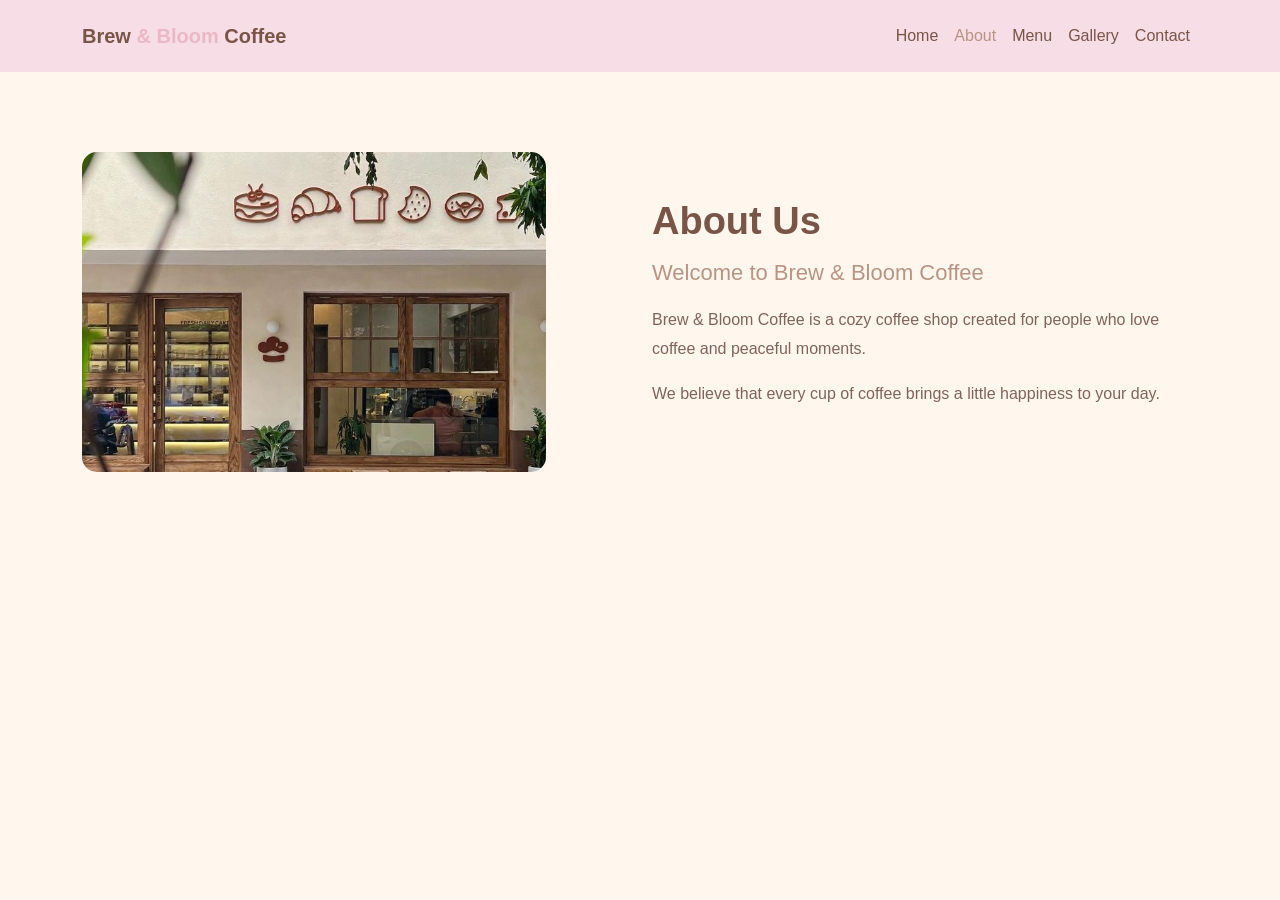
<file: about.html>
<!DOCTYPE html>
<html lang="en">
<head>
    <meta charset="UTF-8">
    <meta name="viewport" content="width=device-width, initial-scale=1.0">
    <title>About - Brew & Bloom Coffee</title>

    <!-- Bootstrap CSS -->
    <link href="https://cdn.jsdelivr.net/npm/bootstrap@5.3.8/dist/css/bootstrap.min.css" rel="stylesheet">

    <!-- Custom CSS -->
    <link rel="stylesheet" href="style.css">
</head>

<body>

    <!-- Navbar -->
    <nav class="navbar navbar-expand-lg">
        <div class="container">
            <a class="navbar-brand fw-bold" href="index.html">
                Brew <span>& Bloom</span> Coffee
            </a>

            <button class="navbar-toggler" type="button"
                data-bs-toggle="collapse" data-bs-target="#navbarNav">
                <span class="navbar-toggler-icon"></span>
            </button>

            <div class="collapse navbar-collapse" id="navbarNav">
                <ul class="navbar-nav ms-auto">
                    <li class="nav-item">
                        <a class="nav-link" href="index.html">Home</a>
                    </li>
                    <li class="nav-item">
                        <a class="nav-link active" href="about.html">About</a>
                    </li>
                    <li class="nav-item">
                        <a class="nav-link" href="menu.html">Menu</a>
                    </li>
                    <li class="nav-item">
                        <a class="nav-link" href="gallery.html">Gallery</a>
                    </li>
                    <li class="nav-item">
                        <a class="nav-link" href="contact.html">Contact</a>
                    </li>
                </ul>
            </div>
        </div>
    </nav>

    <!-- About Section -->
    <section class="about-section">
        <div class="container">
            <div class="row align-items-center">

                <div class="col-md-6">
                    <img src="images/678002918940710971.jpeg"
                        class="img-fluid about-image"
                        alt="Coffee Shop">
                </div>

                <div class="col-md-6">
                    <h1>About Us</h1>
                    <h3>Welcome to Brew & Bloom Coffee</h3>

                    <p>
                        Brew & Bloom Coffee is a cozy coffee shop
                        created for people who love coffee and
                        peaceful moments.
                    </p>

                    <p>
                        We believe that every cup of coffee brings
                        a little happiness to your day.
                    </p>
                </div>

            </div>
        </div>
    </section>

    <!-- Bootstrap JS -->
    <script src="https://cdn.jsdelivr.net/npm/bootstrap@5.3.8/dist/js/bootstrap.bundle.min.js"></script>
    <script src="script.js"></script>

</body>
</html>
</file>
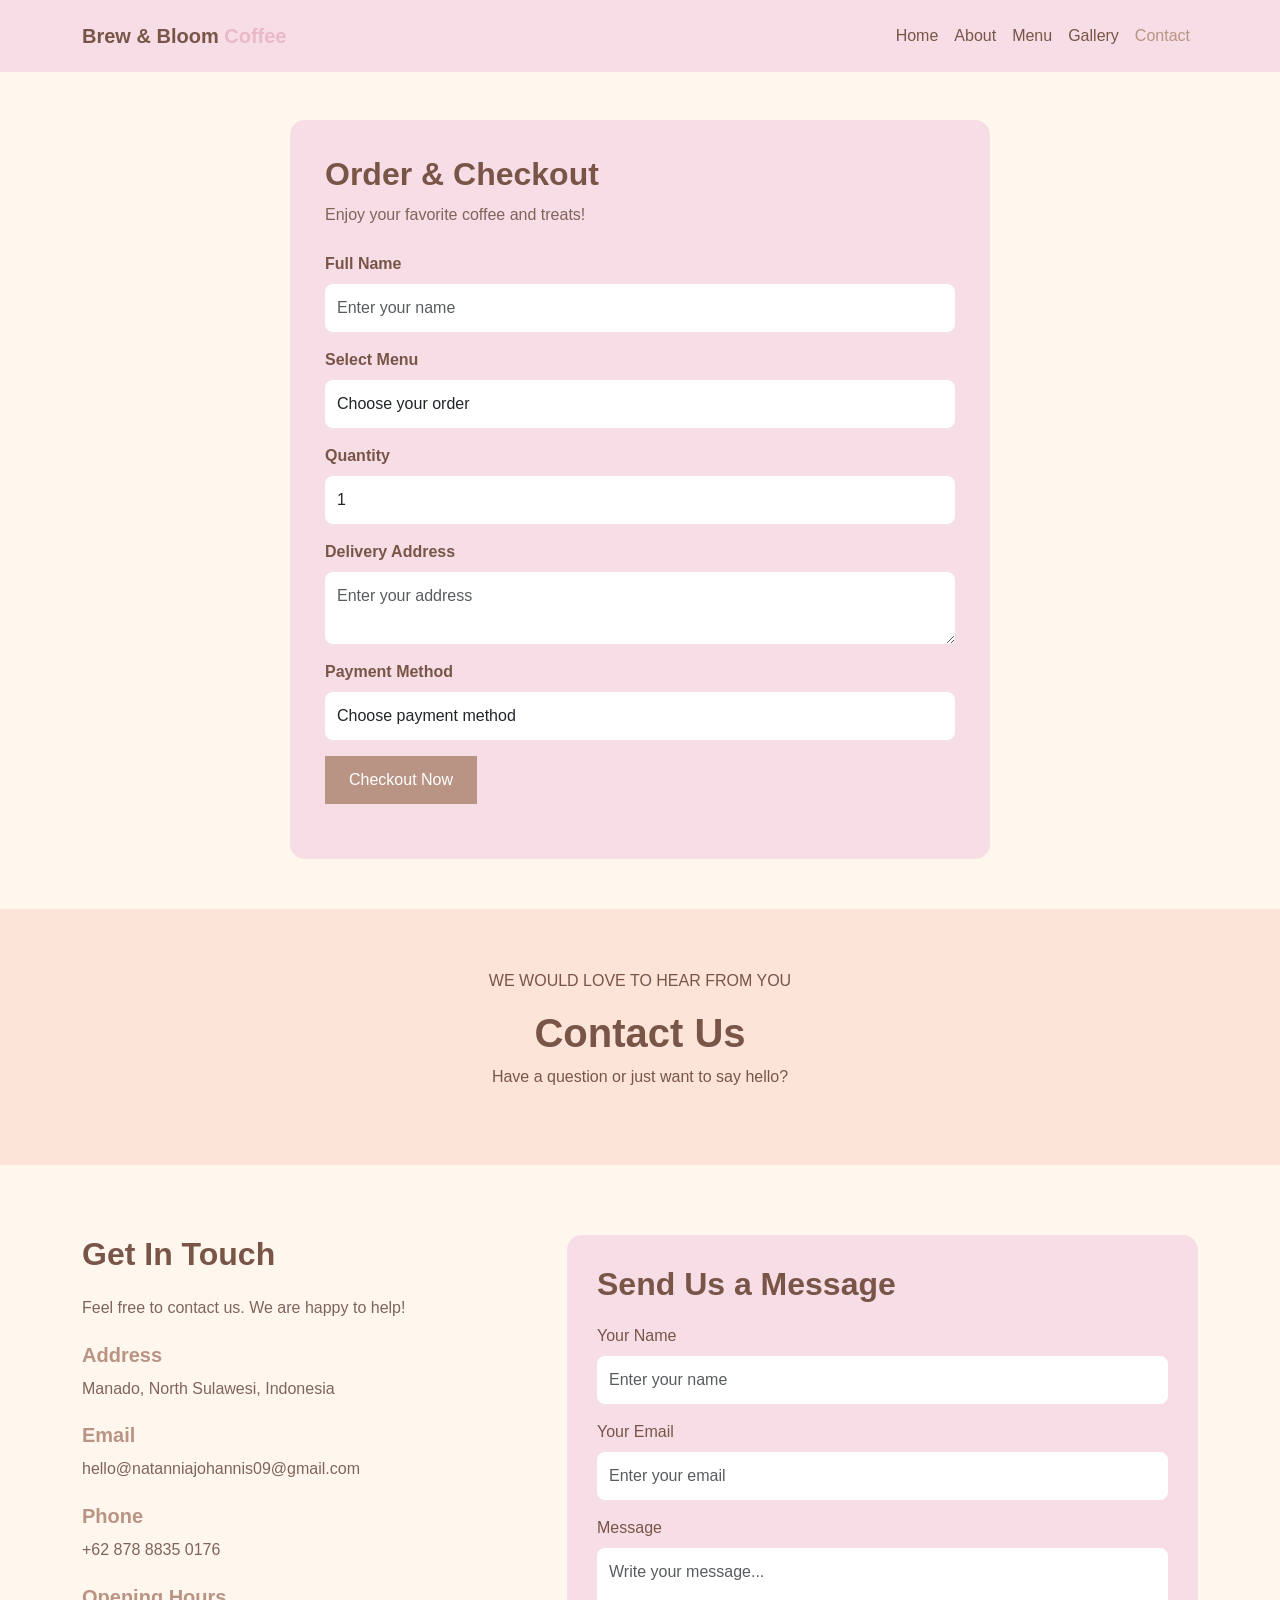
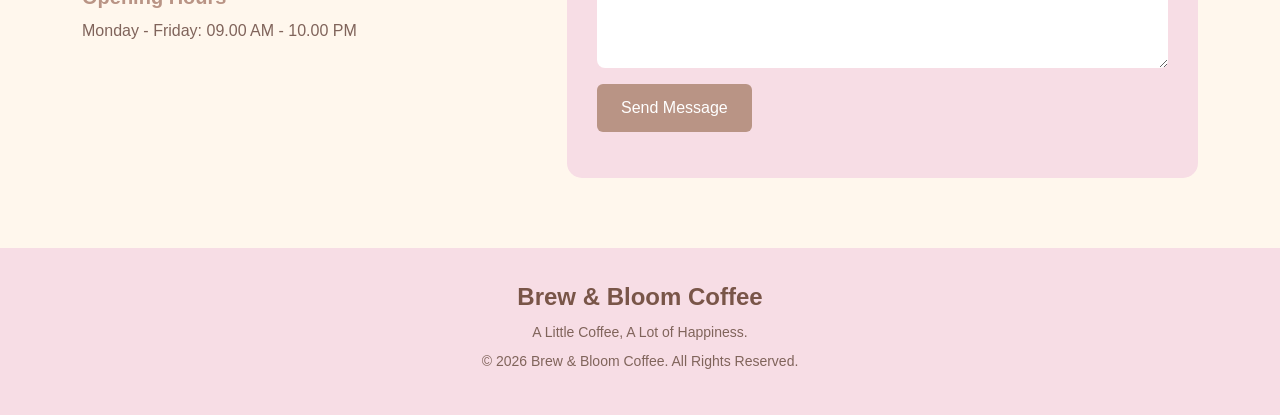
<file: contact.html>
<!DOCTYPE html>
<html lang="en">
<head>
    <meta charset="UTF-8">
    <meta name="viewport" content="width=device-width, initial-scale=1.0">
    <title>Contact - Brew & Bloom Coffee</title>

    <!-- Bootstrap CSS -->
    <link href="https://cdn.jsdelivr.net/npm/bootstrap@5.3.8/dist/css/bootstrap.min.css" rel="stylesheet">

    <!-- Custom CSS -->
    <link rel="stylesheet" href="style.css">
</head>
<body>

    <!-- Navbar -->
    <nav class="navbar navbar-expand-lg">
        <div class="container">
            <a class="navbar-brand fw-bold" href="index.html">
                Brew & Bloom <span>Coffee</span>
            </a>

            <button class="navbar-toggler" type="button"
                data-bs-toggle="collapse" data-bs-target="#navbarMenu">
                <span class="navbar-toggler-icon"></span>
            </button>

            <div class="collapse navbar-collapse" id="navbarMenu">
                <ul class="navbar-nav ms-auto">
                    <li class="nav-item">
                        <a class="nav-link" href="index.html">Home</a>
                    </li>
                    <li class="nav-item">
                        <a class="nav-link" href="about.html">About</a>
                    </li>
                    <li class="nav-item">
                        <a class="nav-link" href="menu.html">Menu</a>
                    </li>
                    <li class="nav-item">
                        <a class="nav-link" href="gallery.html">Gallery</a>
                    </li>
                    <li class="nav-item">
                        <a class="nav-link active" href="contact.html">Contact</a>
                    </li>
                </ul>
            </div>
        </div>
    </nav>


<!-- Checkout Section -->
<div class="checkout-section mt-5">
    <h2>Order & Checkout</h2>
    <p>Enjoy your favorite coffee and treats!</p>

    <form id="checkoutForm">
        <div class="mb-3">
            <label class="form-label">Full Name</label>
            <input type="text" id="customerName" class="form-control" placeholder="Enter your name" required>
        </div>

        <div class="mb-3">
            <label class="form-label">Select Menu</label>
            <select id="orderMenu" class="form-control" required>
                <option value="">Choose your order</option>
                <option value="Cappuccino">Cappuccino - Rp25.000</option>
                <option value="Cafe Latte">Cafe Latte - Rp28.000</option>
                <option value="Cafe Mocha">Cafe Mocha - Rp30.000</option>
                <option value="Matcha Latte">Matcha Latte - Rp27.000</option>
                <option value="Chocolate">Chocolate - Rp25.000</option>
                <option value="Strawberry Milk">Strawberry Milk - Rp25.000</option>
                <option value="Butter Croissant">Butter Croissant - Rp20.000</option>
                <option value="Chocolate Cake">Chocolate Cake - Rp30.000</option>
                <option value="Chicken Sandwich">Chicken Sandwich - Rp32.000</option>
            </select>
        </div>

        <div class="mb-3">
            <label class="form-label">Quantity</label>
            <input type="number" id="orderQuantity" class="form-control" min="1" value="1" required>
        </div>

        <div class="mb-3">
            <label class="form-label">Delivery Address</label>
            <textarea id="deliveryAddress" class="form-control" placeholder="Enter your address" required></textarea>
        </div>

        <div class="mb-3">
            <label class="form-label">Payment Method</label>
            <select id="paymentMethod" class="form-control" required>
                <option value="">Choose payment method</option>
                <option value="Cash">Cash</option>
                <option value="Bank Transfer">Bank Transfer</option>
                <option value="E-Wallet">E-Wallet</option>
            </select>
        </div>

        <button type="submit" class="btn-coffee">
            Checkout Now
        </button>

        <div id="checkoutMessage"></div>
    </form>
</div>


    <!-- Contact Header -->
    <section class="contact-header text-center">
        <div class="container">
            <p class="subtitle">WE WOULD LOVE TO HEAR FROM YOU</p>
            <h1>Contact Us</h1>
            <p>Have a question or just want to say hello?</p>
        </div>
    </section>

    <!-- Contact Section -->
    <section class="contact-section">
        <div class="container">
            <div class="row g-5">

                <!-- Contact Information -->
                <div class="col-md-5">
                    <h2>Get In Touch</h2>
                    <p>Feel free to contact us. We are happy to help!</p>

                    <div class="contact-info">
                        <h5>Address</h5>
                        <p>Manado, North Sulawesi, Indonesia</p>

                        <h5>Email</h5>
                        <p>hello@natanniajohannis09@gmail.com</p>

                        <h5>Phone</h5>
                        <p>+62 878 8835 0176</p>

                        <h5>Opening Hours</h5>
                        <p>Monday - Friday: 09.00 AM - 10.00 PM</p>
                    </div>
                </div>

                <!-- Contact Form -->
                <div class="col-md-7">
                    <div class="contact-form">
                        <h2>Send Us a Message</h2>

                        <form id="contactForm">
                            <div class="mb-3">
                                <label class="form-label">Your Name</label>
                                <input type="text" class="form-control" id="name" placeholder="Enter your name" required>
                            </div>

                            <div class="mb-3">
                                <label class="form-label">Your Email</label>
                                <input type="email" class="form-control" id="email" placeholder="Enter your email" required>
                            </div>

                            <div class="mb-3">
                                <label class="form-label">Message</label>
                                <textarea class="form-control" id="message" rows="4" placeholder="Write your message..." required></textarea>
                            </div>

                            <button type="submit" class="btn btn-coffee">Send Message</button>
                        </form>

                        <p id="formMessage"></p>
                    </div>
                </div>

            </div>
        </div>
    </section>

    <!-- Footer -->
    <footer class="footer text-center">
        <div class="container">
            <h4>Brew & Bloom Coffee</h4>
            <p>A Little Coffee, A Lot of Happiness.</p>
            <p>&copy; 2026 Brew & Bloom Coffee. All Rights Reserved.</p>
        </div>
    </footer>



    <!-- Bootstrap JS -->
    <script src="https://cdn.jsdelivr.net/npm/bootstrap@5.3.8/dist/js/bootstrap.bundle.min.js"></script>

    <!-- Custom JavaScript -->
    <script src="script.js"></script>

</body>
</html>
</file>
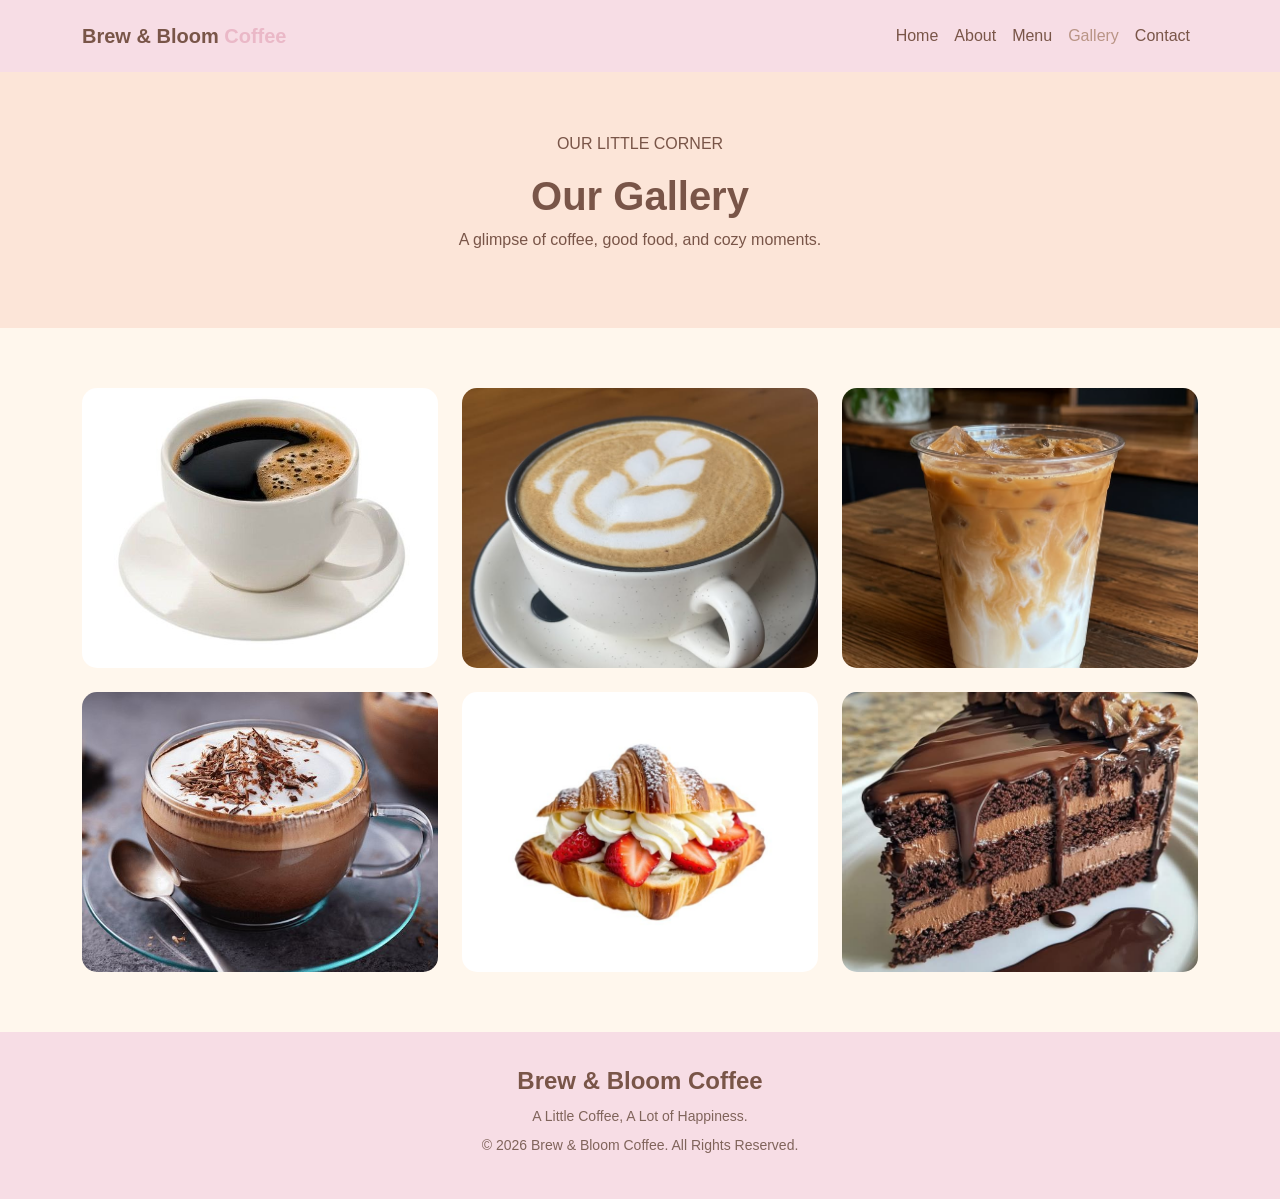
<file: gallery.html>
<!DOCTYPE html>
<html lang="en">
<head>
    <meta charset="UTF-8">
    <meta name="viewport" content="width=device-width, initial-scale=1.0">
    <title>Gallery - Brew & Bloom Coffee</title>

    <!-- Bootstrap CSS -->
    <link href="https://cdn.jsdelivr.net/npm/bootstrap@5.3.8/dist/css/bootstrap.min.css" rel="stylesheet">

    <!-- Custom CSS -->
    <link rel="stylesheet" href="style.css">
</head>
<body>

    <!-- Navbar -->
    <nav class="navbar navbar-expand-lg">
        <div class="container">
            <a class="navbar-brand fw-bold" href="index.html">
                Brew & Bloom <span>Coffee</span>
            </a>

            <button class="navbar-toggler" type="button"
                data-bs-toggle="collapse" data-bs-target="#navbarMenu">
                <span class="navbar-toggler-icon"></span>
            </button>

            <div class="collapse navbar-collapse" id="navbarMenu">
                <ul class="navbar-nav ms-auto">
                    <li class="nav-item">
                        <a class="nav-link" href="index.html">Home</a>
                    </li>
                    <li class="nav-item">
                        <a class="nav-link" href="about.html">About</a>
                    </li>
                    <li class="nav-item">
                        <a class="nav-link" href="menu.html">Menu</a>
                    </li>
                    <li class="nav-item">
                        <a class="nav-link active" href="gallery.html">Gallery</a>
                    </li>
                    <li class="nav-item">
                        <a class="nav-link" href="contact.html">Contact</a>
                    </li>
                </ul>
            </div>
        </div>
    </nav>

    <!-- Gallery Header -->
    <section class="gallery-header text-center">
        <div class="container">
            <p class="subtitle">OUR LITTLE CORNER</p>
            <h1>Our Gallery</h1>
            <p>A glimpse of coffee, good food, and cozy moments.</p>
        </div>
    </section>

    <!-- Gallery Images -->
    <section class="gallery-section">
        <div class="container">
            <div class="row g-4">

                <div class="col-md-4">
                    <img src="images/kopi.jpeg" class="img-fluid gallery-image" alt="Coffee">
                </div>

                <div class="col-md-4">
                    <img src="images/Cappuccino.jpeg" class="img-fluid gallery-image" alt="Cappuccino">
                </div>

                <div class="col-md-4">
                    <img src="images/1136314549758412623.jpeg" class="img-fluid gallery-image" alt="Cafe Latte">
                </div>

                <div class="col-md-4">
                    <img src="images/Mocha recipe.jpeg" class="img-fluid gallery-image" alt="Cafe Mocha">
                </div>

                <div class="col-md-4">
                    <img src="images/crosang.jpeg" class="img-fluid gallery-image" alt="Croissant">
                </div>

                <div class="col-md-4">
                    <img src="images/coklat.keik.jpeg" class="img-fluid gallery-image" alt="Chocolate Cake">
                </div>

            </div>
        </div>
    </section>

    <!-- Footer -->
    <footer class="footer text-center">
        <div class="container">
            <h4>Brew & Bloom Coffee</h4>
            <p>A Little Coffee, A Lot of Happiness.</p>
            <p>&copy; 2026 Brew & Bloom Coffee. All Rights Reserved.</p>
        </div>
    </footer>

    <!-- Bootstrap JS -->
    <script src="https://cdn.jsdelivr.net/npm/bootstrap@5.3.8/dist/js/bootstrap.bundle.min.js"></script>

    <!-- Custom JavaScript -->
    <script src="script.js"></script>

</body>
</html>
</file>
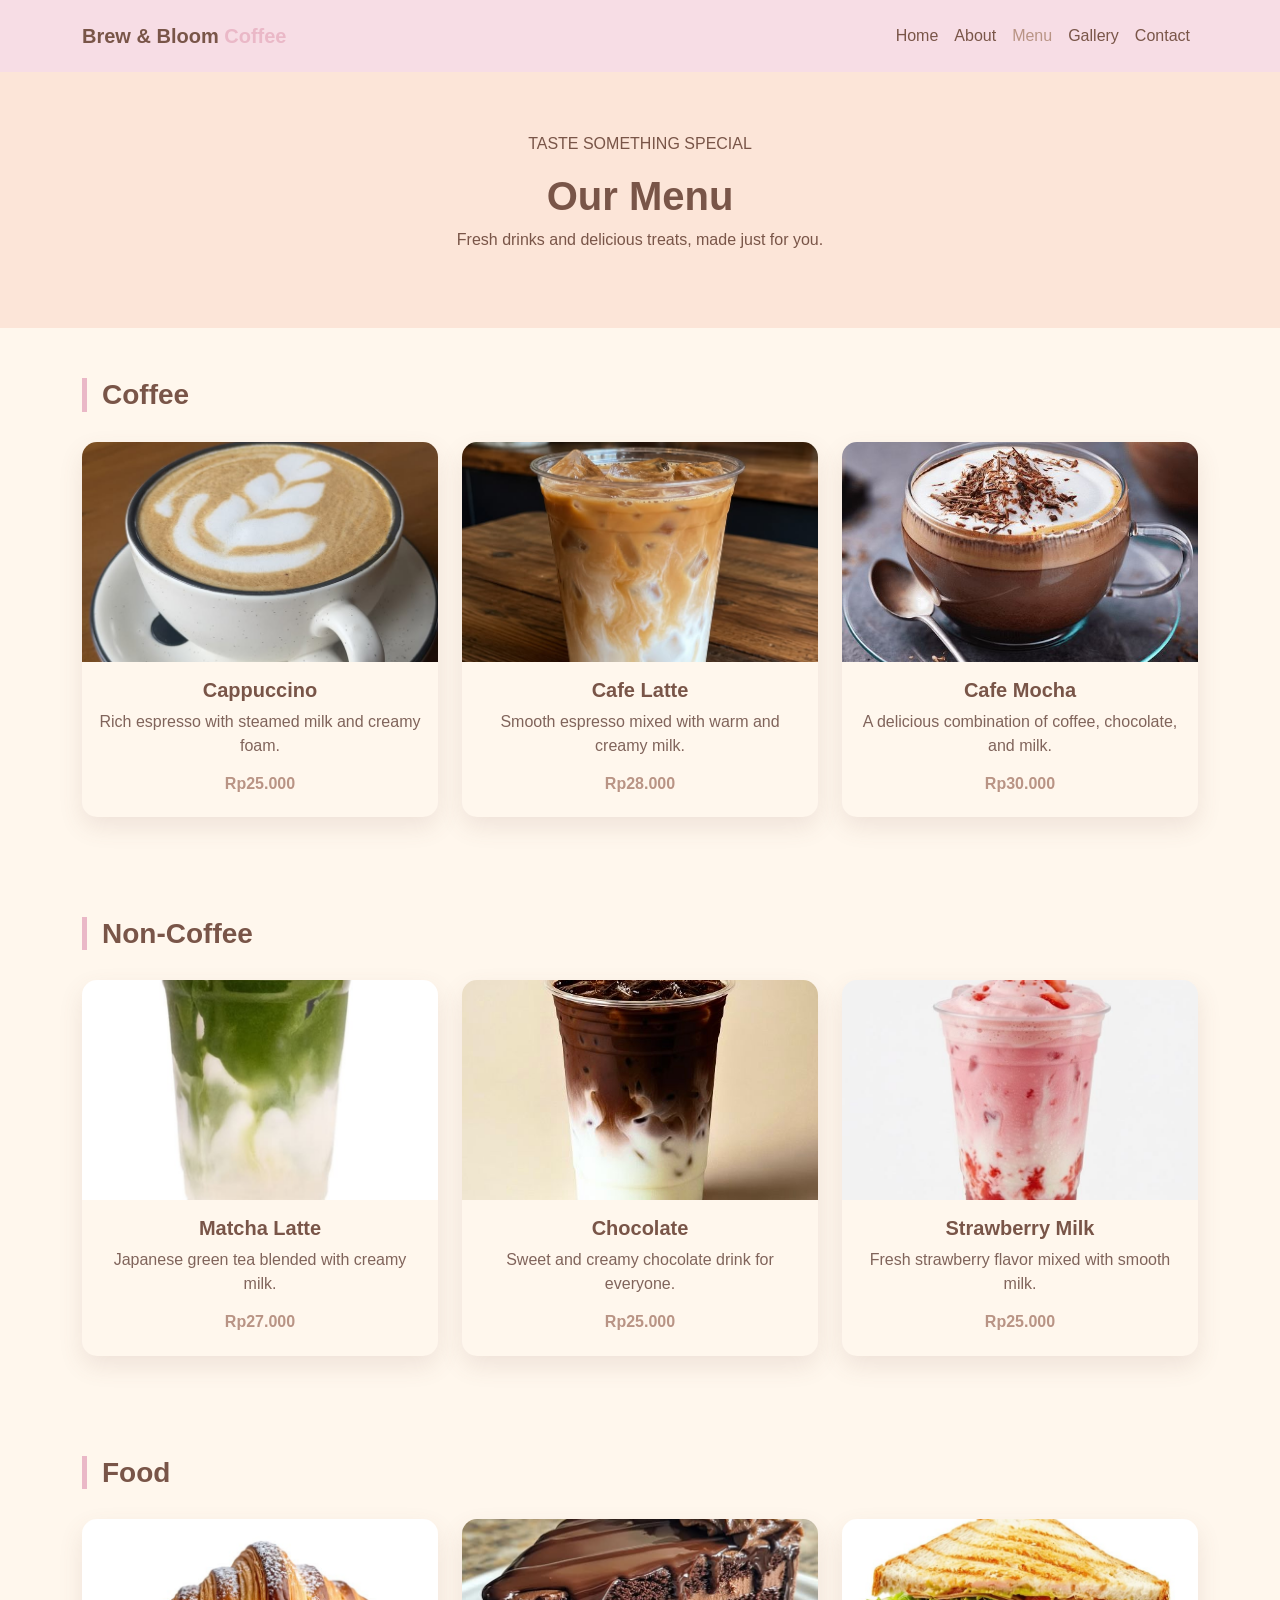
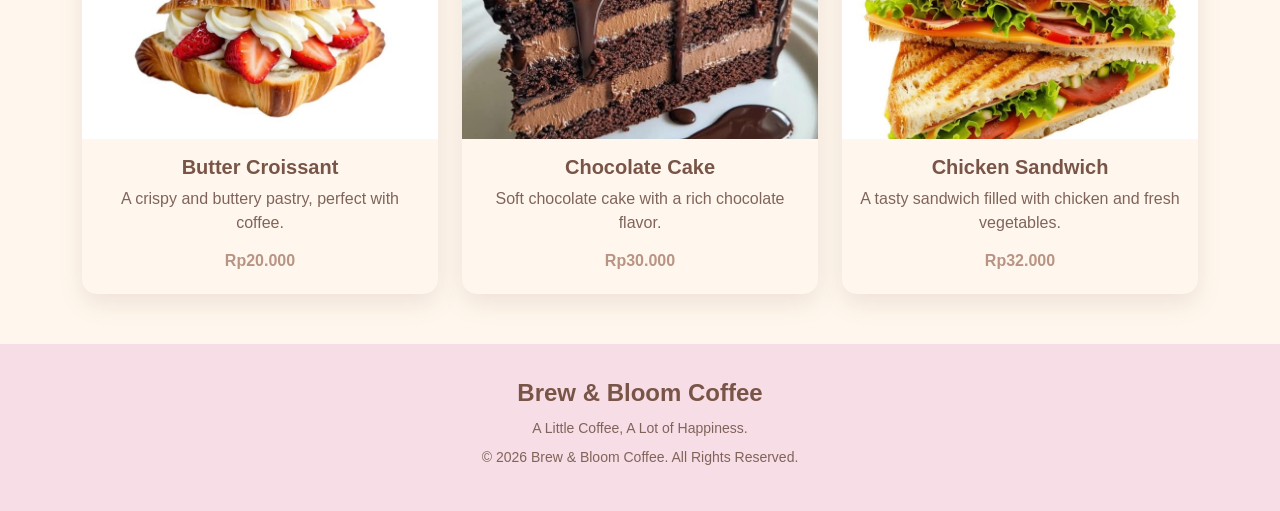
<file: menu.html>
<!DOCTYPE html>
<html lang="en">
<head>
    <meta charset="UTF-8">
    <meta name="viewport" content="width=device-width, initial-scale=1.0">
    <title>Our Menu - Brew & Bloom Coffee</title>

    <!-- Bootstrap CSS -->
    <link href="https://cdn.jsdelivr.net/npm/bootstrap@5.3.8/dist/css/bootstrap.min.css" rel="stylesheet">

    <!-- Custom CSS -->
    <link rel="stylesheet" href="style.css">
</head>
<body>

    <!-- Navbar -->
    <nav class="navbar navbar-expand-lg">
        <div class="container">
            <a class="navbar-brand fw-bold" href="index.html">
                Brew & Bloom <span>Coffee</span>
            </a>

            <button class="navbar-toggler" type="button"
                data-bs-toggle="collapse" data-bs-target="#navbarMenu">
                <span class="navbar-toggler-icon"></span>
            </button>

            <div class="collapse navbar-collapse" id="navbarMenu">
                <ul class="navbar-nav ms-auto">
                    <li class="nav-item">
                        <a class="nav-link" href="index.html">Home</a>
                    </li>
                    <li class="nav-item">
                        <a class="nav-link" href="about.html">About</a>
                    </li>
                    <li class="nav-item">
                        <a class="nav-link active" href="menu.html">Menu</a>
                    </li>
                    <li class="nav-item">
                        <a class="nav-link" href="gallery.html">Gallery</a>
                    </li>
                    <li class="nav-item">
                        <a class="nav-link" href="contact.html">Contact</a>
                    </li>
                </ul>
            </div>
        </div>
    </nav>

    <!-- Menu Header -->
    <section class="menu-header text-center">
        <div class="container">
            <p class="subtitle">TASTE SOMETHING SPECIAL</p>
            <h1>Our Menu</h1>
            <p>Fresh drinks and delicious treats, made just for you.</p>
        </div>
    </section>

    <!-- Coffee Section -->
    <section class="menu-section">
        <div class="container">
            <h2 class="category-title">Coffee</h2>

            <div class="row row-cols-1 row-cols-md-3 g-4">

                <div class="col">
                    <div class="card menu-card h-100">
                        <img src="images/Cappuccino.jpeg" class="card-img-top" alt="Cappuccino">
                        <div class="card-body text-center">
                            <h5 class="card-title">Cappuccino</h5>
                            <p class="card-text">Rich espresso with steamed milk and creamy foam.</p>
                            <h6>Rp25.000</h6>
                        </div>
                    </div>
                </div>

                <div class="col">
                    <div class="card menu-card h-100">
                        <img src="images/1136314549758412623.jpeg" class="card-img-top" alt="Cafe Latte">
                        <div class="card-body text-center">
                            <h5 class="card-title">Cafe Latte</h5>
                            <p class="card-text">Smooth espresso mixed with warm and creamy milk.</p>
                            <h6>Rp28.000</h6>
                        </div>
                    </div>
                </div>

                <div class="col">
                    <div class="card menu-card h-100">
                        <img src="images/Mocha recipe.jpeg" class="card-img-top" alt="Cafe Mocha">
                        <div class="card-body text-center">
                            <h5 class="card-title">Cafe Mocha</h5>
                            <p class="card-text">A delicious combination of coffee, chocolate, and milk.</p>
                            <h6>Rp30.000</h6>
                        </div>
                    </div>
                </div>

            </div>
        </div>
    </section>

    <!-- Non-Coffee Section -->
    <section class="menu-section">
        <div class="container">
            <h2 class="category-title">Non-Coffee</h2>

            <div class="row row-cols-1 row-cols-md-3 g-4">

                <div class="col">
                    <div class="card menu-card h-100">
                        <img src="images/matcha.jpeg" class="card-img-top" alt="Matcha Latte">
                        <div class="card-body text-center">
                            <h5 class="card-title">Matcha Latte</h5>
                            <p class="card-text">Japanese green tea blended with creamy milk.</p>
                            <h6>Rp27.000</h6>
                        </div>
                    </div>
                </div>

                <div class="col">
                    <div class="card menu-card h-100">
                        <img src="images/coklat.jpeg" class="card-img-top" alt="Chocolate">
                        <div class="card-body text-center">
                            <h5 class="card-title">Chocolate</h5>
                            <p class="card-text">Sweet and creamy chocolate drink for everyone.</p>
                            <h6>Rp25.000</h6>
                        </div>
                    </div>
                </div>

                <div class="col">
                    <div class="card menu-card h-100">
                        <img src="images/strawberry.jpeg" class="card-img-top" alt="Strawberry Milk">
                        <div class="card-body text-center">
                            <h5 class="card-title">Strawberry Milk</h5>
                            <p class="card-text">Fresh strawberry flavor mixed with smooth milk.</p>
                            <h6>Rp25.000</h6>
                        </div>
                    </div>
                </div>

            </div>
        </div>
    </section>

    <!-- Food Section -->
    <section class="menu-section">
        <div class="container">
            <h2 class="category-title">Food</h2>

            <div class="row row-cols-1 row-cols-md-3 g-4">

                <div class="col">
                    <div class="card menu-card h-100">
                        <img src="images/crosang.jpeg" class="card-img-top" alt="Butter Croissant">
                        <div class="card-body text-center">
                            <h5 class="card-title">Butter Croissant</h5>
                            <p class="card-text">A crispy and buttery pastry, perfect with coffee.</p>
                            <h6>Rp20.000</h6>
                        </div>
                    </div>
                </div>

                <div class="col">
                    <div class="card menu-card h-100">
                        <img src="images/coklat.keik.jpeg" class="card-img-top" alt="Chocolate Cake">
                        <div class="card-body text-center">
                            <h5 class="card-title">Chocolate Cake</h5>
                            <p class="card-text">Soft chocolate cake with a rich chocolate flavor.</p>
                            <h6>Rp30.000</h6>
                        </div>
                    </div>
                </div>

                <div class="col">
                    <div class="card menu-card h-100">
                        <img src="images/sendwich.jpeg" class="card-img-top" alt="Chicken Sandwich">
                        <div class="card-body text-center">
                            <h5 class="card-title">Chicken Sandwich</h5>
                            <p class="card-text">A tasty sandwich filled with chicken and fresh vegetables.</p>
                            <h6>Rp32.000</h6>
                        </div>
                    </div>
                </div>

            </div>
        </div>
    </section>

    <!-- Footer -->
    <footer class="footer text-center">
        <div class="container">
            <h4>Brew & Bloom Coffee</h4>
            <p>A Little Coffee, A Lot of Happiness.</p>
            <p>&copy; 2026 Brew & Bloom Coffee. All Rights Reserved.</p>
        </div>
    </footer>

    <!-- Bootstrap JS -->
    <script src="https://cdn.jsdelivr.net/npm/bootstrap@5.3.8/dist/js/bootstrap.bundle.min.js"></script>

    <!-- Custom JavaScript -->
    <script src="script.js"></script>

</body>
</html>
</file>
<file: style.css>
body {
    background-color: #FFF7ED;
    color: #795548;
    font-family: Arial, sans-serif;
}

.navbar {
    background-color: #F7DDE5 !important;
    min-height: 72px;
}

.navbar-brand,
.navbar-brand:hover {
    color: #795548;
}

.navbar-brand span {
    color: #EAB8C7;
}

.nav-link {
    color: #795548 !important;
}

.nav-link.active,
.nav-link:hover {
    color: #B99485 !important;
}

.hero {
    min-height: calc(100vh - 72px);
    display: flex;
    align-items: center;
    background: linear-gradient(
        135deg,
        #FFF7ED,
        #FCE5D8,
        #F7DDE5
    );
    padding: 70px 0;
}

.hero .subtitle {
    color: #B99485;
    font-weight: 700;
    letter-spacing: 2px;
}

.hero h1 {
    color: #795548;
    font-size: clamp(2.5rem, 6vw, 5rem);
    font-weight: 700;
    line-height: 1.1;
    margin-bottom: 24px;
}

.hero h1 span {
    color: #EAB8C7;
}

.hero .description {
    max-width: 520px;
    margin-bottom: 28px;
    line-height: 1.7;
}

.coffee-image {
    width: 100%;
    max-height: 520px;
    object-fit: cover;
    border-radius: 30px;
    box-shadow: 0 20px 40px rgba(121, 85, 72, 0.18);
}

.btn-coffee {
    background-color: #B99485;
    color: white;
    padding: 12px 24px;
    border: 0;
}

.btn-coffee:hover,
.btn-coffee:focus {
    background-color: #795548;
    color: white;
}

@media (max-width: 767.98px) {
    .hero {
        text-align: center;
        padding: 50px 0;
    }

    .hero .description {
        margin-left: auto;
        margin-right: auto;
    }

    .coffee-image {
        margin-top: 40px;
    }
}

/* Why Choose Us */
.why-choose {
    background-color: #FFF7ED;
    padding: 70px 0;
}

.why-choose h2 {
    color: #795548;
    font-size: 32px;
    font-weight: bold;
}

.why-choose p {
    color: #80645B;
}

.coffee-card {
    background-color: #F7DDE5;
    border: none;
    border-radius: 15px;
    padding: 20px;
    transition: 0.3s;
}

.coffee-card:hover {
    background-color: #FCE5D8;
    transform: translateY(-5px);
}

.coffee-card h5 {
    color: #795548;
    font-weight: bold;
}

.coffee-card .card-text {
    color: #80645B;
    line-height: 1.7;
}

.popular-menu {
    padding: 70px 0;
}

.popular-menu h2 {
    color: #795548;
    font-weight: bold;
}

.menu-card {
    border: none;
    overflow: hidden;
    border-radius: 15px;
    box-shadow: 0 10px 25px rgba(121, 85, 72, 0.12);
}

.menu-card .card-img-top {
    height: 220px;
    object-fit: cover;
}


/* Popular Menu */
.popular-menu {
    background-color: #FCE5D8;
    padding: 70px 0;
}

.popular-menu h2 {
    color: #795548;
    font-size: 32px;
    font-weight: bold;
}

.popular-menu p {
    color: #80645B;
}

.menu-card {
    background-color: #FFF7ED;
    border: none;
    border-radius: 15px;
    overflow: hidden;
    transition: 0.3s;
}

.menu-card:hover {
    transform: translateY(-5px);
}

.menu-card img {
    height: 220px;
    object-fit: cover;
}

.menu-card h5 {
    color: #795548;
    font-weight: bold;
}

.menu-card h6 {
    color: #B99485;
    font-weight: bold;
}

.menu-card .card-text {
    color: #80645B;
}

/* Footer */
.footer {
    background-color: #F7DDE5;
    color: #795548;
    padding: 35px 0;
}

.footer h4 {
    font-weight: bold;
    margin-bottom: 10px;
}

.footer p {
    color: #80645B;
    font-size: 14px;
    margin-bottom: 8px;
}
.about-image {
    width: 85%;
    height: 320px;
    object-fit: cover;
    border-radius: 15px;
}

/* About Section */
.about-section {
    background-color: #FFF7ED;
    padding: 80px 0;
    min-height: 500px;
}

.about-section h1 {
    color: #795548;
    font-size: 38px;
    font-weight: bold;
    margin-bottom: 15px;
}

.about-section h3 {
    color: #B99485;
    font-size: 22px;
    margin-bottom: 20px;
}

.about-section p {
    color: #80645B;
    font-size: 16px;
    line-height: 1.8;
}

.about-image {
    width: 85%;
    height: 320px;
    object-fit: cover;
    border-radius: 15px;
}

.menu-header {
    background-color: #FCE5D8;
    padding: 60px 0;
}

.menu-header h1 {
    color: #795548;
    font-size: 40px;
    font-weight: bold;
}

.menu-section {
    background-color: #FFF7ED;
    padding: 50px 0;
}

.category-title {
    color: #795548;
    font-size: 28px;
    font-weight: bold;
    margin-bottom: 30px;
    border-left: 5px solid #EAB8C7;
    padding-left: 15px;
}

.gallery-header {
    background-color: #FCE5D8;
    padding: 60px 0;
}

.gallery-header h1 {
    color: #795548;
    font-size: 40px;
    font-weight: bold;
}

.gallery-section {
    background-color: #FFF7ED;
    padding: 60px 0;
}

.gallery-image {
    width: 100%;
    height: 280px;
    object-fit: cover;
    border-radius: 15px;
    transition: 0.3s;
}

.gallery-image:hover {
    transform: scale(1.03);
}

.contact-header {
    background-color: #FCE5D8;
    padding: 60px 0;
}

.contact-header h1 {
    color: #795548;
    font-size: 40px;
    font-weight: bold;
}

.contact-section {
    background-color: #FFF7ED;
    padding: 70px 0;
}

.contact-section h2 {
    color: #795548;
    font-weight: bold;
    margin-bottom: 20px;
}

.contact-section p {
    color: #80645B;
    line-height: 1.8;
}

.contact-info h5 {
    color: #B99485;
    font-weight: bold;
    margin-top: 20px;
}

.contact-form {
    background-color: #F7DDE5;
    padding: 30px;
    border-radius: 15px;
}

.contact-form .form-control {
    border: none;
    border-radius: 8px;
    padding: 12px;
}

#formMessage {
    margin-top: 15px;
    font-weight: bold;
}

/* Checkout Section */
.checkout-section {
    background-color: #F7DDE5;
    padding: 35px;
    border-radius: 15px;
    max-width: 700px;
    margin: 50px auto;
}

.checkout-section h2 {
    color: #795548;
    font-weight: bold;
    margin-bottom: 10px;
}

.checkout-section p {
    color: #80645B;
    margin-bottom: 25px;
}

.checkout-section .form-control {
    border: none;
    border-radius: 8px;
    padding: 12px;
}

.checkout-section label {
    color: #795548;
    font-weight: bold;
}

.checkout-section button {
    border: none;
    cursor: pointer;
}

#checkoutMessage {
    margin-top: 20px;
    color: #795548;
    font-weight: bold;
}
</file>
